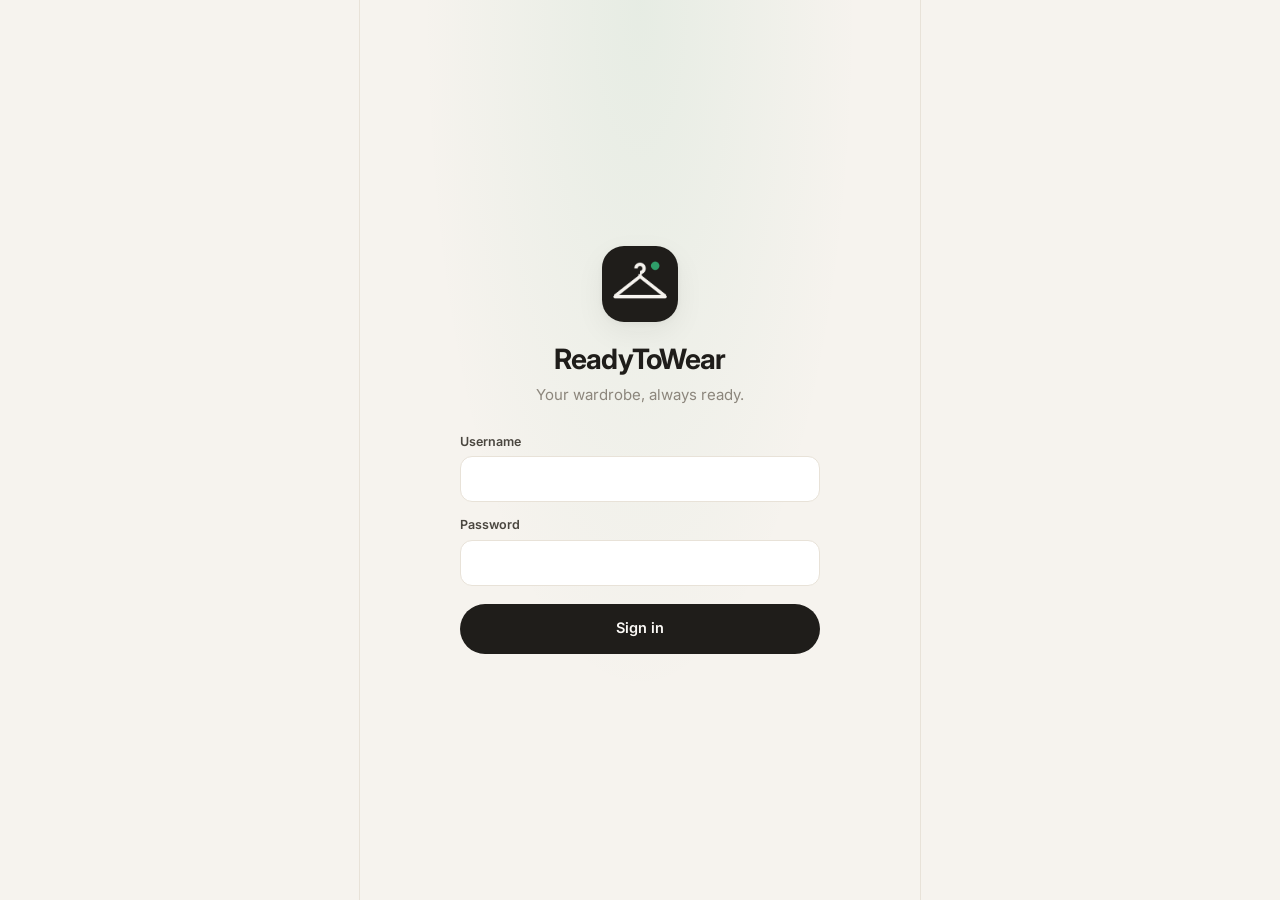
<file: index.html>
<!DOCTYPE html>
<html lang="en">
<head>
  <meta charset="UTF-8">
  <meta name="viewport" content="width=device-width, initial-scale=1, viewport-fit=cover">
  <meta name="theme-color" content="#f6f3ee">
  <meta name="apple-mobile-web-app-capable" content="yes">
  <meta name="mobile-web-app-capable" content="yes">
  <meta name="apple-mobile-web-app-status-bar-style" content="default">
  <meta name="apple-mobile-web-app-title" content="ReadyToWear">
  <title>ReadyToWear</title>
  <link rel="manifest" href="manifest.webmanifest">
  <link rel="icon" href="assets/icon-192.png">
  <link rel="apple-touch-icon" href="assets/apple-touch-icon.png">
  <link rel="preconnect" href="https://fonts.googleapis.com">
  <link rel="preconnect" href="https://fonts.gstatic.com" crossorigin>
  <link href="https://fonts.googleapis.com/css2?family=Inter:wght@400;500;600;700&display=swap" rel="stylesheet">
  <link rel="stylesheet" href="css/app.css">
</head>
<body>
  <div id="app" class="app">
    <div class="center-msg"><div class="spinner"></div></div>
  </div>
  <script type="module" src="js/main.js"></script>
</body>
</html>
</file>
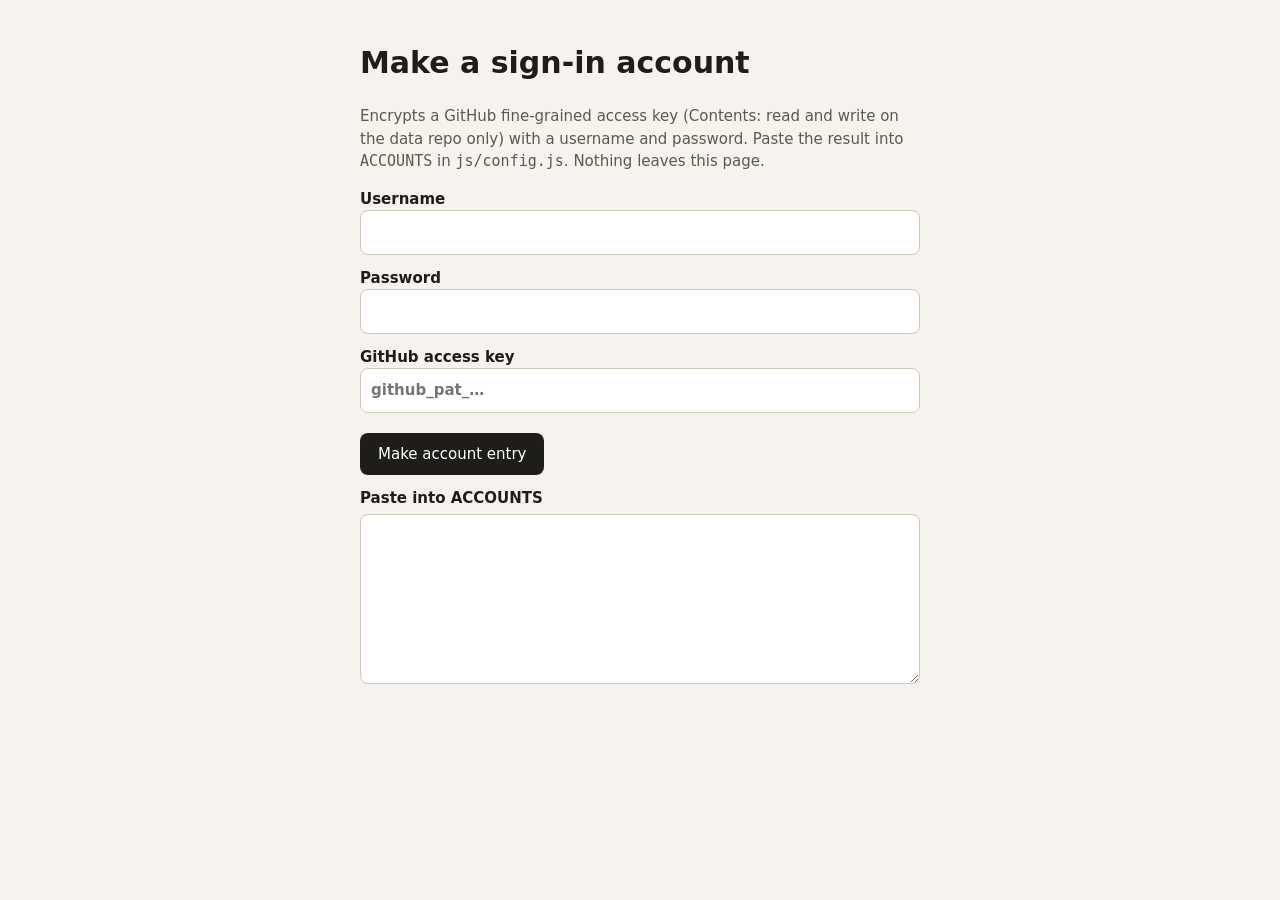
<file: tools/account.html>
<!doctype html>
<html lang="en">
<head>
  <meta charset="utf-8">
  <meta name="viewport" content="width=device-width, initial-scale=1">
  <title>Make a sign-in account</title>
  <style>
    body { font: 15px/1.5 system-ui, sans-serif; max-width: 560px; margin: 40px auto; padding: 0 16px; color: #1f1d1a; background: #f6f3ee; }
    label { display: block; margin: 12px 0 4px; font-weight: 600; }
    input, textarea { width: 100%; box-sizing: border-box; padding: 10px; border: 1px solid #cfc8bd; border-radius: 8px; font: inherit; }
    textarea { height: 170px; font-family: ui-monospace, monospace; font-size: 12px; }
    button { margin-top: 16px; padding: 10px 18px; border: 0; border-radius: 8px; background: #1f1d1a; color: #fff; font: inherit; cursor: pointer; }
    p { color: #5d574e; }
  </style>
</head>
<body>
  <h1>Make a sign-in account</h1>
  <p>Encrypts a GitHub fine-grained access key (Contents: read and write on the data repo only) with a
    username and password. Paste the result into <code>ACCOUNTS</code> in <code>js/config.js</code>.
    Nothing leaves this page.</p>
  <form>
    <label>Username <input name="username" required autocapitalize="none"></label>
    <label>Password <input name="password" type="password" required></label>
    <label>GitHub access key <input name="token" type="password" required placeholder="github_pat_…"></label>
    <button>Make account entry</button>
  </form>
  <label>Paste into ACCOUNTS</label>
  <textarea readonly></textarea>
  <script type="module">
    import { sealToken } from '../js/store.js';
    const form = document.querySelector('form');
    form.onsubmit = async e => {
      e.preventDefault();
      const username = form.username.value.trim();
      const sealed = await sealToken(username, form.password.value, form.token.value.trim());
      document.querySelector('textarea').value =
        `  ${JSON.stringify(username.toLowerCase())}: ${JSON.stringify({ name: username, ...sealed }, null, 4).replace(/\n/g, '\n  ')},`;
      form.token.value = '';
    };
  </script>
</body>
</html>
</file>
<file: css/app.css>
:root {
  --bg: #f6f3ee;
  --surface: #ffffff;
  --surface-2: #f1ede6;
  --stage: #efeae2;
  --ink: #1f1d1a;
  --ink-2: #4a463f;
  --muted: #8c867c;
  --line: #e8e2d8;
  --primary: #1f1d1a;
  --on-primary: #fbf9f6;
  --green: #2f9e6a;
  --green-bg: #e3f3ea;
  --amber: #b5741d;
  --amber-bg: #fbeedb;
  --danger: #c0443b;
  --radius-lg: 22px;
  --radius: 16px;
  --radius-sm: 12px;
  --shadow-sm: 0 1px 2px rgba(31, 29, 26, 0.05);
  --shadow: 0 2px 6px rgba(31, 29, 26, 0.04), 0 10px 30px rgba(31, 29, 26, 0.06);
  --shadow-lg: 0 -8px 40px rgba(31, 29, 26, 0.18);
  --tabbar-h: 68px;
  --safe-b: env(safe-area-inset-bottom, 0px);
  --app-w: 560px;
}

* { box-sizing: border-box; -webkit-tap-highlight-color: transparent; }
[hidden] { display: none !important; }

html { background: var(--bg); }
body {
  margin: 0;
  font-family: "Inter", system-ui, -apple-system, "Segoe UI", Roboto, sans-serif;
  font-size: 15px;
  line-height: 1.4;
  color: var(--ink);
  background: var(--bg);
  -webkit-font-smoothing: antialiased;
  overscroll-behavior-y: none;
}

button, input, select, textarea { font: inherit; color: inherit; }
button { cursor: pointer; background: none; border: 0; padding: 0; }
button:disabled { opacity: 0.45; cursor: default; }
h1, h2, h3, h4, p { margin: 0; }
small { color: var(--muted); font-size: 12.5px; }
.icon { flex-shrink: 0; display: block; }

.app {
  max-width: var(--app-w);
  margin: 0 auto;
  min-height: 100dvh;
  position: relative;
}
@media (min-width: 600px) {
  .app { box-shadow: 0 0 0 1px var(--line); background: var(--bg); }
}

/* ---------- Buttons ---------- */

.btn {
  display: inline-flex;
  align-items: center;
  justify-content: center;
  gap: 8px;
  min-height: 46px;
  padding: 0 18px;
  border-radius: 999px;
  font-weight: 600;
  font-size: 14.5px;
  white-space: nowrap;
  transition: transform 0.12s ease, background 0.15s ease, opacity 0.15s;
}
.btn:active:not(:disabled) { transform: scale(0.97); }
.btn-primary { background: var(--primary); color: var(--on-primary); }
.btn-secondary { background: var(--surface); color: var(--ink); box-shadow: inset 0 0 0 1px var(--line); }
.btn-ghost { color: var(--ink-2); }
.btn-danger { background: #fbe9e7; color: var(--danger); }
.btn-small { min-height: 34px; padding: 0 14px; font-size: 13px; }
.btn-block { width: 100%; }

.icon-btn {
  width: 38px;
  height: 38px;
  border-radius: 50%;
  display: grid;
  place-items: center;
  color: var(--ink-2);
}
.icon-btn:active { background: var(--surface-2); }

.link-btn {
  display: inline-flex;
  align-items: center;
  gap: 6px;
  font-weight: 600;
  font-size: 13.5px;
  color: var(--ink-2);
  padding: 6px 0;
}
.link-btn.danger { color: var(--danger); }

/* ---------- Top bar & tab bar ---------- */

.topbar {
  position: sticky;
  top: 0;
  z-index: 20;
  display: flex;
  align-items: center;
  justify-content: space-between;
  padding: calc(14px + env(safe-area-inset-top, 0px)) 20px 10px;
  background: color-mix(in srgb, var(--bg) 88%, transparent);
  backdrop-filter: blur(14px);
  -webkit-backdrop-filter: blur(14px);
}
.topbar h1 { font-size: 26px; font-weight: 700; letter-spacing: -0.6px; }

.avatar {
  width: 38px;
  height: 38px;
  border-radius: 50%;
  background: var(--ink);
  color: var(--on-primary);
  font-weight: 600;
  display: grid;
  place-items: center;
  flex-shrink: 0;
}
.avatar-lg { width: 52px; height: 52px; font-size: 20px; }

.demo-banner {
  margin: 0 20px 6px;
  padding: 8px 12px;
  border-radius: var(--radius-sm);
  background: var(--amber-bg);
  color: var(--amber);
  font-size: 12.5px;
  font-weight: 500;
}

main { padding-bottom: calc(var(--tabbar-h) + var(--safe-b) + 24px); }

.tabbar {
  position: fixed;
  bottom: 0;
  left: 50%;
  transform: translateX(-50%);
  width: 100%;
  max-width: var(--app-w);
  z-index: 30;
  display: grid;
  grid-template-columns: repeat(4, 1fr);
  height: calc(var(--tabbar-h) + var(--safe-b));
  padding-bottom: var(--safe-b);
  background: color-mix(in srgb, var(--surface) 92%, transparent);
  backdrop-filter: blur(16px);
  -webkit-backdrop-filter: blur(16px);
  border-top: 1px solid var(--line);
}
.tabbar-btn {
  display: flex;
  flex-direction: column;
  align-items: center;
  justify-content: center;
  gap: 3px;
  color: var(--muted);
  font-size: 11px;
  font-weight: 600;
  letter-spacing: 0.1px;
}
.tabbar-btn.active { color: var(--ink); }
.tabbar-btn.active .icon { stroke-width: 2.2; }

.view-pad { padding: 4px 20px 0; }

/* ---------- Chips, tabs, segmented ---------- */

.chip-row, .tabs-row {
  display: flex;
  gap: 8px;
  overflow-x: auto;
  scrollbar-width: none;
  margin: 0 -20px;
  padding: 2px 20px;
}
.chip-row::-webkit-scrollbar, .tabs-row::-webkit-scrollbar, .strip::-webkit-scrollbar { display: none; }
.chip-row { margin-top: 12px; }
.tabs-row { margin-top: 10px; margin-bottom: 14px; }

.chip {
  display: inline-flex;
  align-items: center;
  gap: 7px;
  height: 34px;
  padding: 0 13px;
  border-radius: 999px;
  background: var(--surface);
  box-shadow: inset 0 0 0 1px var(--line);
  font-size: 13px;
  font-weight: 500;
  white-space: nowrap;
  color: var(--ink-2);
}
.chip i { width: 8px; height: 8px; border-radius: 50%; background: var(--c, var(--muted)); }
.chip b { font-weight: 700; color: var(--ink); }
.chip.active { background: var(--ink); color: var(--on-primary); box-shadow: none; }
.chip.active b { color: var(--on-primary); }

.tab-pill {
  height: 32px;
  padding: 0 14px;
  border-radius: 999px;
  font-size: 13.5px;
  font-weight: 600;
  color: var(--muted);
  white-space: nowrap;
}
.tab-pill.active { background: var(--surface-2); color: var(--ink); }

.seg {
  display: inline-flex;
  padding: 3px;
  border-radius: 999px;
  background: var(--surface-2);
  gap: 2px;
}
.seg > button {
  height: 34px;
  padding: 0 16px;
  border-radius: 999px;
  font-weight: 600;
  font-size: 13.5px;
  color: var(--muted);
  display: inline-flex;
  align-items: center;
  justify-content: center;
}
.seg > button.active { background: var(--surface); color: var(--ink); box-shadow: var(--shadow-sm); }
.seg-icons > button { padding: 0 12px; }
.seg-full { display: flex; margin: 6px 0 16px; }
.seg-full > button { flex: 1; }
.seg-wrap { flex-wrap: wrap; border-radius: var(--radius-sm); }
.seg-opt { flex: 1 0 auto; }
.seg-opt input { position: absolute; opacity: 0; pointer-events: none; }
.seg-opt span {
  display: flex;
  align-items: center;
  justify-content: center;
  height: 36px;
  padding: 0 12px;
  border-radius: 10px;
  font-weight: 600;
  font-size: 13.5px;
  color: var(--muted);
  cursor: pointer;
}
.seg-opt input:checked + span { background: var(--surface); color: var(--ink); box-shadow: var(--shadow-sm); }

.toolbar { display: flex; align-items: center; gap: 10px; margin: 6px 0 16px; }
.push { margin-left: auto; }

/* ---------- Search ---------- */

.search {
  display: flex;
  align-items: center;
  gap: 10px;
  height: 46px;
  padding: 0 16px;
  border-radius: 999px;
  background: var(--surface);
  box-shadow: inset 0 0 0 1px var(--line);
  color: var(--muted);
}
.search input { flex: 1; border: 0; outline: 0; background: transparent; color: var(--ink); min-width: 0; }

/* ---------- Thumbnails & status ---------- */

.thumb {
  position: relative;
  aspect-ratio: 1;
  border-radius: var(--radius);
  background: var(--surface-2);
  overflow: hidden;
  display: grid;
  place-items: center;
}
.thumb img { position: absolute; inset: 0; width: 100%; height: 100%; object-fit: contain; padding: 8%; }
.thumb-empty {
  background:
    radial-gradient(circle at 30% 25%, rgba(255, 255, 255, 0.35), transparent 60%),
    var(--swatch);
}
.thumb-empty span { font-size: 30px; font-weight: 700; color: rgba(255, 255, 255, 0.9); text-shadow: 0 1px 4px rgba(0, 0, 0, 0.2); }
.thumb-empty.light { box-shadow: inset 0 0 0 1px var(--line); }
.thumb-empty.light span { color: rgba(31, 29, 26, 0.45); text-shadow: none; }
.thumb-hero { width: 100%; max-width: 280px; margin: 0 auto; border-radius: var(--radius-lg); }
.thumb-hero span { font-size: 64px; }
.thumb-xs { width: 40px; border-radius: 10px; flex-shrink: 0; }
.thumb-xs img { padding: 4px; }
.thumb-xs span { font-size: 15px; }

.status-tag {
  display: inline-flex;
  align-items: center;
  gap: 6px;
  height: 24px;
  padding: 0 9px;
  border-radius: 999px;
  font-size: 11.5px;
  font-weight: 600;
  background: color-mix(in srgb, var(--c) 14%, white);
  color: color-mix(in srgb, var(--c) 75%, black);
  white-space: nowrap;
}
.status-tag i { width: 7px; height: 7px; border-radius: 50%; background: var(--c); }
.status-tag.on-photo { position: absolute; top: 10px; left: 10px; box-shadow: 0 1px 4px rgba(0, 0, 0, 0.08); }

.dot { width: 9px; height: 9px; border-radius: 50%; background: var(--c); display: inline-block; flex-shrink: 0; }

.badge {
  display: inline-flex;
  align-items: center;
  height: 24px;
  padding: 0 10px;
  border-radius: 999px;
  font-size: 11.5px;
  font-weight: 700;
  white-space: nowrap;
}
.badge-ready { background: var(--green-bg); color: #1d7a4f; }
.badge-wait { background: var(--amber-bg); color: var(--amber); }
.badge-muted { background: var(--surface-2); color: var(--muted); }

/* ---------- Wardrobe ---------- */

.item-grid {
  display: grid;
  grid-template-columns: repeat(2, 1fr);
  gap: 14px;
}
@media (min-width: 480px) { .item-grid { grid-template-columns: repeat(3, 1fr); } }

.item-card {
  position: relative;
  text-align: left;
  display: flex;
  flex-direction: column;
  gap: 8px;
  transition: transform 0.12s;
}
.item-card:active { transform: scale(0.97); }
.item-card .thumb { box-shadow: var(--shadow); }
.item-card .thumb:not(.thumb-empty) { background: var(--surface); }
.item-meta { display: flex; flex-direction: column; padding: 0 4px; min-width: 0; }
.item-meta strong { font-size: 14px; font-weight: 600; white-space: nowrap; overflow: hidden; text-overflow: ellipsis; }

.bulk-bar {
  width: 100%;
  display: flex;
  align-items: center;
  justify-content: center;
  gap: 8px;
  height: 44px;
  margin-bottom: 14px;
  border-radius: var(--radius-sm);
  background: var(--ink);
  color: var(--on-primary);
  font-weight: 500;
  font-size: 14px;
}

.fab {
  position: fixed;
  right: max(20px, calc(50% - var(--app-w) / 2 + 20px));
  bottom: calc(var(--tabbar-h) + var(--safe-b) + 18px);
  z-index: 25;
  width: 58px;
  height: 58px;
  border-radius: 20px;
  background: var(--ink);
  color: var(--on-primary);
  display: grid;
  place-items: center;
  box-shadow: 0 10px 24px rgba(31, 29, 26, 0.28);
  transition: transform 0.12s;
}
.fab:active { transform: scale(0.94); }

.empty-state {
  display: flex;
  flex-direction: column;
  align-items: center;
  text-align: center;
  gap: 10px;
  padding: 56px 24px;
  color: var(--muted);
}
.empty-state h3 { color: var(--ink); font-size: 18px; margin-top: 6px; }
.empty-state p { max-width: 280px; margin-bottom: 8px; }
.empty-line { color: var(--muted); text-align: center; padding: 40px 0; }

/* ---------- Mannequin stage ---------- */

.stage {
  position: relative;
  aspect-ratio: 9 / 16;
  background: var(--stage);
  overflow: hidden;
  isolation: isolate;
  user-select: none;
  -webkit-user-select: none;
}
.stage-base {
  position: absolute;
  inset: 0;
  width: 100%;
  height: 100%;
  mix-blend-mode: multiply;
  pointer-events: none;
}
.stage-layer {
  position: absolute;
  height: auto;
  transform: translateX(-50%);
  pointer-events: none;
  filter: drop-shadow(0 2px 4px rgba(31, 29, 26, 0.14));
}
.stage-layer.is-active { outline: 2px dashed rgba(31, 29, 26, 0.35); outline-offset: 2px; }
.stage-missing {
  position: absolute;
  left: 8px;
  right: 8px;
  bottom: 8px;
  z-index: 10;
  display: flex;
  flex-wrap: wrap;
  gap: 4px;
  justify-content: center;
}
.stage-missing span {
  display: inline-flex;
  align-items: center;
  gap: 5px;
  padding: 3px 8px;
  border-radius: 999px;
  background: rgba(255, 255, 255, 0.85);
  font-size: 11px;
  font-weight: 500;
}
.stage-missing i { width: 8px; height: 8px; border-radius: 50%; box-shadow: inset 0 0 0 1px rgba(0, 0, 0, 0.12); }
.stage-missing.dots-only span { padding: 3px; }

.stage-full { height: min(60dvh, 580px); margin: 0 auto; border-radius: var(--radius-lg); }
.stage-medium { width: 100%; max-width: 260px; margin: 0 auto; border-radius: var(--radius); }
.stage-mini { width: 100%; border-radius: var(--radius); }
.stage-tiny { width: 46px; border-radius: 10px; flex-shrink: 0; }

/* ---------- Try On ---------- */

.tryon { padding: 0 20px; }
.editing-bar {
  display: flex;
  align-items: center;
  justify-content: space-between;
  gap: 8px;
  margin-bottom: 10px;
  padding: 6px 6px 6px 14px;
  border-radius: 999px;
  background: var(--surface);
  box-shadow: inset 0 0 0 1px var(--line);
  font-size: 13.5px;
}
.editing-bar .link-btn { padding: 4px 12px; }

.stage-wrap {
  position: relative;
  display: flex;
  justify-content: center;
  background: var(--stage);
  border-radius: var(--radius-lg);
  touch-action: pan-y;
}
.stage-badge {
  position: absolute;
  top: 14px;
  left: 14px;
  z-index: 12;
  height: 28px;
  padding: 0 12px;
  border-radius: 999px;
  display: inline-flex;
  align-items: center;
  font-size: 12px;
  font-weight: 700;
  background: var(--surface);
  box-shadow: var(--shadow-sm);
}
.stage-badge.ready { color: #1d7a4f; }
.stage-badge.wait { color: var(--amber); }
.stage-hint {
  position: absolute;
  bottom: 14px;
  left: 50%;
  transform: translateX(-50%);
  z-index: 12;
  font-size: 11.5px;
  color: var(--muted);
  white-space: nowrap;
  pointer-events: none;
}
.stage-wrap .stage-missing { bottom: 38px; }
.view-toggle {
  position: absolute;
  top: 12px;
  right: 12px;
  z-index: 12;
  display: flex;
  padding: 3px;
  border-radius: 999px;
  background: var(--surface);
  box-shadow: var(--shadow-sm), inset 0 0 0 1px var(--line);
}
.view-toggle button {
  height: 26px;
  min-width: 40px;
  padding: 0 10px;
  border-radius: 999px;
  font-size: 12px;
  font-weight: 700;
  color: var(--muted);
  transition: background 0.15s, color 0.15s;
}
.view-toggle button.on { background: var(--primary); color: var(--on-primary); }
.stage-fab {
  position: absolute;
  right: 12px;
  bottom: 10px;
  z-index: 12;
  width: 40px;
  height: 40px;
  border-radius: 50%;
  display: grid;
  place-items: center;
  background: var(--surface);
  color: var(--ink);
  box-shadow: var(--shadow-sm), inset 0 0 0 1px var(--line);
}
.stage-fab:active { transform: scale(0.94); }
.stage-3d .stage3d-canvas {
  position: absolute;
  inset: 0;
  width: 100%;
  height: 100%;
  display: block;
  touch-action: pan-y;
  transition: opacity 0.25s;
}
.stage-3d.loading .stage3d-canvas { opacity: 0; }
.stage-3d .spinner { position: absolute; left: 50%; top: 50%; margin: -15px 0 0 -15px; }
.stage-3d:not(.loading) .spinner { display: none; }

.slots { display: flex; flex-direction: column; gap: 6px; margin-top: 14px; }
.slot {
  display: grid;
  grid-template-columns: 44px 1fr 44px;
  align-items: center;
  height: 52px;
  border-radius: var(--radius);
  background: var(--surface);
  box-shadow: var(--shadow-sm), inset 0 0 0 1px var(--line);
  transition: box-shadow 0.15s;
}
.slot.active { box-shadow: inset 0 0 0 2px var(--ink); }
.slot-arrow { height: 100%; display: grid; place-items: center; color: var(--ink-2); }
.slot-arrow:active { color: var(--ink); background: var(--surface-2); border-radius: var(--radius); }
.slot-main {
  display: flex;
  align-items: center;
  justify-content: center;
  gap: 8px;
  min-width: 0;
  height: 100%;
}
.slot-main small { font-size: 11px; text-transform: uppercase; letter-spacing: 0.6px; font-weight: 600; }
.slot-main span { font-weight: 600; white-space: nowrap; overflow: hidden; text-overflow: ellipsis; }
.slot-main em { font-style: normal; color: var(--muted); font-weight: 500; }

.strip {
  display: flex;
  gap: 10px;
  overflow-x: auto;
  scrollbar-width: none;
  margin: 12px -20px 4px;
  padding: 4px 20px;
}
.strip-item {
  position: relative;
  flex: 0 0 68px;
  border-radius: var(--radius);
  transition: transform 0.12s;
}
.strip-item .thumb { box-shadow: inset 0 0 0 1px var(--line); }
.strip-item .thumb:not(.thumb-empty) { background: var(--surface); }
.strip-item.selected .thumb, .strip-item.none.selected { box-shadow: inset 0 0 0 2px var(--ink); }
.strip-item .dot { position: absolute; top: 6px; right: 6px; box-shadow: 0 0 0 2px var(--surface); }
.strip-item.none {
  height: 68px;
  background: var(--surface);
  box-shadow: inset 0 0 0 1px var(--line);
  color: var(--muted);
  font-size: 12.5px;
  font-weight: 600;
}

.tryon-actions { display: grid; grid-template-columns: 1fr 1fr 1.3fr; gap: 8px; margin-top: 14px; }
.tryon-actions .btn { padding: 0 10px; }

/* ---------- Outfits ---------- */

.outfit-grid { display: grid; grid-template-columns: repeat(2, 1fr); gap: 14px; }
@media (min-width: 480px) { .outfit-grid { grid-template-columns: repeat(3, 1fr); } }
.outfit-card {
  text-align: left;
  display: flex;
  flex-direction: column;
  gap: 8px;
  padding: 8px;
  border-radius: var(--radius-lg);
  background: var(--surface);
  box-shadow: var(--shadow);
  transition: transform 0.12s;
}
.outfit-card:active { transform: scale(0.97); }
.outfit-meta { display: flex; flex-direction: column; align-items: flex-start; gap: 6px; padding: 0 4px 4px; min-width: 0; width: 100%; }
.outfit-meta strong { font-size: 14px; white-space: nowrap; overflow: hidden; text-overflow: ellipsis; max-width: 100%; }

.swipe-card {
  position: relative;
  padding: 12px;
  border-radius: var(--radius-lg);
  background: var(--stage);
  touch-action: pan-y;
}
.swipe-card .stage-medium { max-width: 300px; }
.swipe-nav {
  position: absolute;
  top: 50%;
  transform: translateY(-50%);
  width: 42px;
  height: 42px;
  border-radius: 50%;
  background: var(--surface);
  box-shadow: var(--shadow);
  display: grid;
  place-items: center;
  z-index: 12;
}
.swipe-nav.left { left: 10px; }
.swipe-nav.right { right: 10px; }
.swipe-info { padding: 16px 2px 0; display: flex; flex-direction: column; gap: 14px; }
.swipe-title { display: flex; align-items: flex-start; justify-content: space-between; gap: 12px; }
.swipe-title h3 { font-size: 20px; letter-spacing: -0.3px; }
.row-actions { display: grid; grid-template-columns: 1fr 1.4fr; gap: 10px; }

.blockers { list-style: none; margin: 0; padding: 0; display: flex; flex-direction: column; gap: 8px; }
.blockers li {
  display: flex;
  align-items: center;
  gap: 10px;
  padding: 10px 12px;
  border-radius: var(--radius-sm);
  background: var(--surface);
  box-shadow: inset 0 0 0 1px var(--line);
}
.blocker-name { flex: 1; font-weight: 600; font-size: 14px; min-width: 0; overflow: hidden; text-overflow: ellipsis; white-space: nowrap; }
.blockers .link-btn { font-size: 12.5px; padding: 0; }

.outfit-detail { display: grid; grid-template-columns: 1fr 1fr; gap: 16px; align-items: start; margin-bottom: 16px; }
.outfit-detail .stage-medium { max-width: none; }
.outfit-side { display: flex; flex-direction: column; gap: 8px; }
.piece-list { display: flex; flex-direction: column; gap: 8px; margin-top: 6px; }
.piece { display: flex; align-items: center; gap: 10px; font-size: 13.5px; font-weight: 500; }

/* ---------- Planner ---------- */

.day-list { display: flex; flex-direction: column; gap: 8px; }
.day-row { display: grid; grid-template-columns: 86px 1fr; align-items: center; gap: 10px; min-height: 64px; }
.day-date { display: flex; flex-direction: column; }
.day-date strong { font-size: 14.5px; }
.day-empty {
  height: 56px;
  display: flex;
  align-items: center;
  gap: 8px;
  padding: 0 16px;
  border-radius: var(--radius);
  border: 1.5px dashed var(--line);
  color: var(--muted);
  font-weight: 600;
  font-size: 13.5px;
}
.day-plan, .choose-row {
  display: flex;
  align-items: center;
  gap: 12px;
  padding: 8px 12px 8px 8px;
  border-radius: var(--radius);
  background: var(--surface);
  box-shadow: var(--shadow-sm), inset 0 0 0 1px var(--line);
  text-align: left;
  cursor: pointer;
}
.day-thumb { flex-shrink: 0; }
.day-info { flex: 1; display: flex; flex-direction: column; align-items: flex-start; gap: 4px; min-width: 0; }
.day-info strong { font-size: 14px; white-space: nowrap; overflow: hidden; text-overflow: ellipsis; max-width: 100%; }

.choose-list { display: flex; flex-direction: column; gap: 8px; }
.choose-row { width: 100%; }
.choose-row.selected { box-shadow: inset 0 0 0 2px var(--ink); }

.history-stat { margin-bottom: 14px; color: var(--ink-2); }
.history-stat b { font-size: 22px; color: var(--ink); margin-right: 4px; }
.history section { margin-bottom: 18px; }
.history h4 { font-size: 12px; text-transform: uppercase; letter-spacing: 0.6px; color: var(--muted); margin-bottom: 8px; }
.log-row {
  display: flex;
  align-items: center;
  gap: 12px;
  padding: 10px 6px 10px 12px;
  border-radius: var(--radius);
  background: var(--surface);
  box-shadow: inset 0 0 0 1px var(--line);
  margin-bottom: 8px;
}
.log-thumbs { display: flex; }
.log-thumbs .thumb-xs { width: 34px; margin-left: -8px; box-shadow: 0 0 0 2px var(--surface); }
.log-thumbs .thumb-xs:first-child { margin-left: 0; }
.log-info { flex: 1; display: flex; flex-direction: column; min-width: 0; }
.log-info strong { font-size: 14px; }
.log-info small { white-space: nowrap; overflow: hidden; text-overflow: ellipsis; }

/* ---------- Sheets ---------- */

.sheet-root { position: fixed; inset: 0; z-index: 100; }
.sheet-backdrop {
  position: absolute;
  inset: 0;
  background: rgba(24, 22, 19, 0.42);
  opacity: 0;
  transition: opacity 0.25s ease;
}
.sheet {
  position: absolute;
  left: 50%;
  bottom: 0;
  width: 100%;
  max-width: var(--app-w);
  max-height: 92dvh;
  display: flex;
  flex-direction: column;
  background: var(--bg);
  border-radius: 26px 26px 0 0;
  box-shadow: var(--shadow-lg);
  transform: translate(-50%, 100%);
  transition: transform 0.3s cubic-bezier(0.2, 0.8, 0.2, 1);
}
.sheet-root.open .sheet-backdrop { opacity: 1; }
.sheet-root.open .sheet { transform: translate(-50%, 0); }
.sheet-grip { width: 38px; height: 5px; border-radius: 3px; background: var(--line); margin: 8px auto 0; flex-shrink: 0; }
.sheet-head { display: flex; align-items: center; justify-content: space-between; gap: 12px; padding: 8px 12px 6px 20px; }
.sheet-head h2 { font-size: 18px; letter-spacing: -0.3px; white-space: nowrap; overflow: hidden; text-overflow: ellipsis; }
.sheet-body { overflow-y: auto; padding: 6px 20px calc(24px + var(--safe-b)); overscroll-behavior: contain; }
.sheet-text { color: var(--ink-2); margin-bottom: 14px; }
.sheet-actions { display: flex; gap: 10px; justify-content: flex-end; margin-top: 18px; }
.sheet-actions.top { margin: 0 0 14px; justify-content: flex-start; }
.sheet-actions .btn { flex: 1; }

.detail-hero { margin: 4px 0 14px; }
.detail-title { text-align: center; margin-bottom: 18px; }
.detail-title h3 { font-size: 21px; letter-spacing: -0.4px; }
.detail-title p { color: var(--muted); font-size: 13.5px; margin-top: 2px; }
.detail-notes { color: var(--ink-2) !important; margin-top: 8px !important; }
.detail-note { color: var(--muted); font-size: 13px; }
.section-label { font-size: 12px; text-transform: uppercase; letter-spacing: 0.6px; color: var(--muted); font-weight: 600; margin-bottom: 8px; }

.status-grid { display: grid; grid-template-columns: repeat(2, 1fr); gap: 8px; margin-bottom: 10px; }
.status-opt {
  display: flex;
  align-items: center;
  gap: 9px;
  height: 44px;
  padding: 0 12px;
  border-radius: var(--radius-sm);
  background: var(--surface);
  box-shadow: inset 0 0 0 1px var(--line);
  font-weight: 500;
  font-size: 13.5px;
  text-align: left;
}
.status-opt i { width: 10px; height: 10px; border-radius: 50%; background: var(--c); flex-shrink: 0; }
.status-opt.active {
  background: color-mix(in srgb, var(--c) 12%, white);
  box-shadow: inset 0 0 0 2px var(--c);
  font-weight: 700;
}

.detail-actions { display: flex; gap: 10px; margin: 16px 0 6px; }
.detail-actions .btn { flex: 1; }
.detail-links { display: flex; justify-content: space-around; gap: 8px; margin-top: 12px; padding-top: 12px; border-top: 1px solid var(--line); }
.plan-pick { display: flex; gap: 8px; margin-top: 10px; }
.plan-pick input { flex: 1; }

.account { display: flex; align-items: center; gap: 14px; margin-bottom: 12px; }
.account div:last-child { display: flex; flex-direction: column; }

/* ---------- Forms ---------- */

.form { display: flex; flex-direction: column; gap: 14px; }
.field { display: flex; flex-direction: column; gap: 6px; min-width: 0; }
.field > span { font-size: 12.5px; font-weight: 600; color: var(--ink-2); }
.field-row { display: grid; grid-template-columns: 1fr 1fr; gap: 12px; }

input[type="text"], input[type="email"], input[type="password"], input[type="search"]:not(.search input),
input[type="date"], input[type="number"], input:not([type]), select, textarea {
  width: 100%;
  min-height: 46px;
  padding: 10px 14px;
  border-radius: var(--radius-sm);
  border: 1px solid var(--line);
  background: var(--surface);
  outline: none;
  transition: border-color 0.15s, box-shadow 0.15s;
}
textarea { resize: vertical; min-height: 64px; }
input:focus, select:focus, textarea:focus { border-color: var(--ink-2); box-shadow: 0 0 0 3px rgba(31, 29, 26, 0.08); }
input[type="color"] {
  width: 100%;
  height: 46px;
  padding: 4px;
  border-radius: var(--radius-sm);
  border: 1px solid var(--line);
  background: var(--surface);
}

.stepper {
  display: grid;
  grid-template-columns: 40px 1fr 40px;
  height: 46px;
  border-radius: var(--radius-sm);
  border: 1px solid var(--line);
  background: var(--surface);
  overflow: hidden;
}
.stepper button { font-size: 20px; color: var(--ink-2); }
.stepper button:active { background: var(--surface-2); }
.stepper input {
  border: 0 !important;
  min-height: 0 !important;
  text-align: center;
  padding: 0 !important;
  box-shadow: none !important;
  font-weight: 600;
  -moz-appearance: textfield;
}
.stepper input::-webkit-outer-spin-button, .stepper input::-webkit-inner-spin-button { -webkit-appearance: none; margin: 0; }

.switch-row {
  display: flex;
  align-items: center;
  justify-content: space-between;
  gap: 12px;
  padding: 12px 14px;
  border-radius: var(--radius-sm);
  background: var(--surface);
  box-shadow: inset 0 0 0 1px var(--line);
  font-weight: 500;
  cursor: pointer;
}
.switch-row.compact { margin-top: 10px; padding: 10px 14px; font-size: 14px; }
.switch {
  appearance: none;
  -webkit-appearance: none;
  width: 46px;
  height: 28px;
  border-radius: 999px;
  background: var(--line);
  position: relative;
  cursor: pointer;
  flex-shrink: 0;
  transition: background 0.2s;
}
.switch::after {
  content: "";
  position: absolute;
  top: 3px;
  left: 3px;
  width: 22px;
  height: 22px;
  border-radius: 50%;
  background: white;
  box-shadow: 0 1px 3px rgba(0, 0, 0, 0.2);
  transition: transform 0.2s;
}
.switch:checked { background: var(--green); }
.switch:checked::after { transform: translateX(18px); }

.check-row { display: flex; align-items: flex-start; gap: 8px; font-size: 13px; color: var(--ink-2); cursor: pointer; }
.check-row input { margin: 2px 0 0; accent-color: var(--ink); width: 16px; height: 16px; flex-shrink: 0; }

.photo-pick { display: flex; gap: 14px; align-items: center; }
.photo-box {
  width: 112px;
  height: 112px;
  flex-shrink: 0;
  border-radius: var(--radius);
  border: 1.5px dashed var(--line);
  background: var(--surface);
  display: flex;
  flex-direction: column;
  align-items: center;
  justify-content: center;
  gap: 6px;
  color: var(--muted);
  font-size: 12.5px;
  font-weight: 600;
  cursor: pointer;
  overflow: hidden;
}
.photo-box.has-photo { border-style: solid; }
.photo-box img { width: 100%; height: 100%; object-fit: contain; padding: 6px; }
.photo-help { display: flex; flex-direction: column; gap: 10px; font-size: 12.5px; color: var(--muted); }

.form-error { color: var(--danger); font-size: 13.5px; font-weight: 500; }

/* ---------- Fit editor ---------- */

.fit-stage { display: flex; justify-content: center; }
.fit-stage .stage { touch-action: none; cursor: grab; max-width: 230px; }
.fit-controls { display: flex; flex-direction: column; gap: 10px; margin-top: 16px; }
.slider { display: grid; grid-template-columns: 92px 1fr; align-items: center; gap: 10px; font-size: 13px; font-weight: 600; color: var(--ink-2); }
.slider input { width: 100%; accent-color: var(--ink); }

/* ---------- Login ---------- */

.login {
  min-height: 100dvh;
  display: grid;
  place-items: center;
  padding: 24px;
  background:
    radial-gradient(ellipse at top, rgba(47, 158, 106, 0.08), transparent 55%),
    var(--bg);
}
.login-card { width: 100%; max-width: 360px; display: flex; flex-direction: column; align-items: center; text-align: center; }
.login-logo { width: 76px; height: 76px; border-radius: 22px; box-shadow: var(--shadow); margin-bottom: 18px; }
.login-card h1 { font-size: 28px; letter-spacing: -0.7px; }
.login-sub { color: var(--muted); margin: 4px 0 28px; }
.login-card .form { width: 100%; text-align: left; }
.login-card .btn-block { margin-top: 4px; min-height: 50px; }
.login-note { margin-top: 18px; font-size: 12.5px; color: var(--amber); background: var(--amber-bg); padding: 10px 12px; border-radius: var(--radius-sm); }

/* ---------- Misc ---------- */

.center-msg {
  min-height: 70dvh;
  display: flex;
  flex-direction: column;
  align-items: center;
  justify-content: center;
  gap: 12px;
  text-align: center;
  padding: 24px;
  color: var(--muted);
}
.center-msg h2 { color: var(--ink); }
.spinner {
  width: 30px;
  height: 30px;
  border-radius: 50%;
  border: 3px solid var(--line);
  border-top-color: var(--ink);
  animation: spin 0.8s linear infinite;
}
@keyframes spin { to { transform: rotate(360deg); } }

.toast {
  position: fixed;
  left: 50%;
  bottom: calc(var(--tabbar-h) + var(--safe-b) + 20px);
  z-index: 200;
  max-width: min(420px, calc(100vw - 40px));
  padding: 12px 18px;
  border-radius: 999px;
  background: var(--ink);
  color: var(--on-primary);
  font-size: 14px;
  font-weight: 500;
  box-shadow: 0 10px 30px rgba(0, 0, 0, 0.2);
  opacity: 0;
  pointer-events: none;
  transform: translate(-50%, 12px);
  transition: opacity 0.2s, transform 0.2s;
}
.toast.show { opacity: 1; transform: translate(-50%, 0); }
.toast.error { background: var(--danger); border-radius: var(--radius); }
</file>
